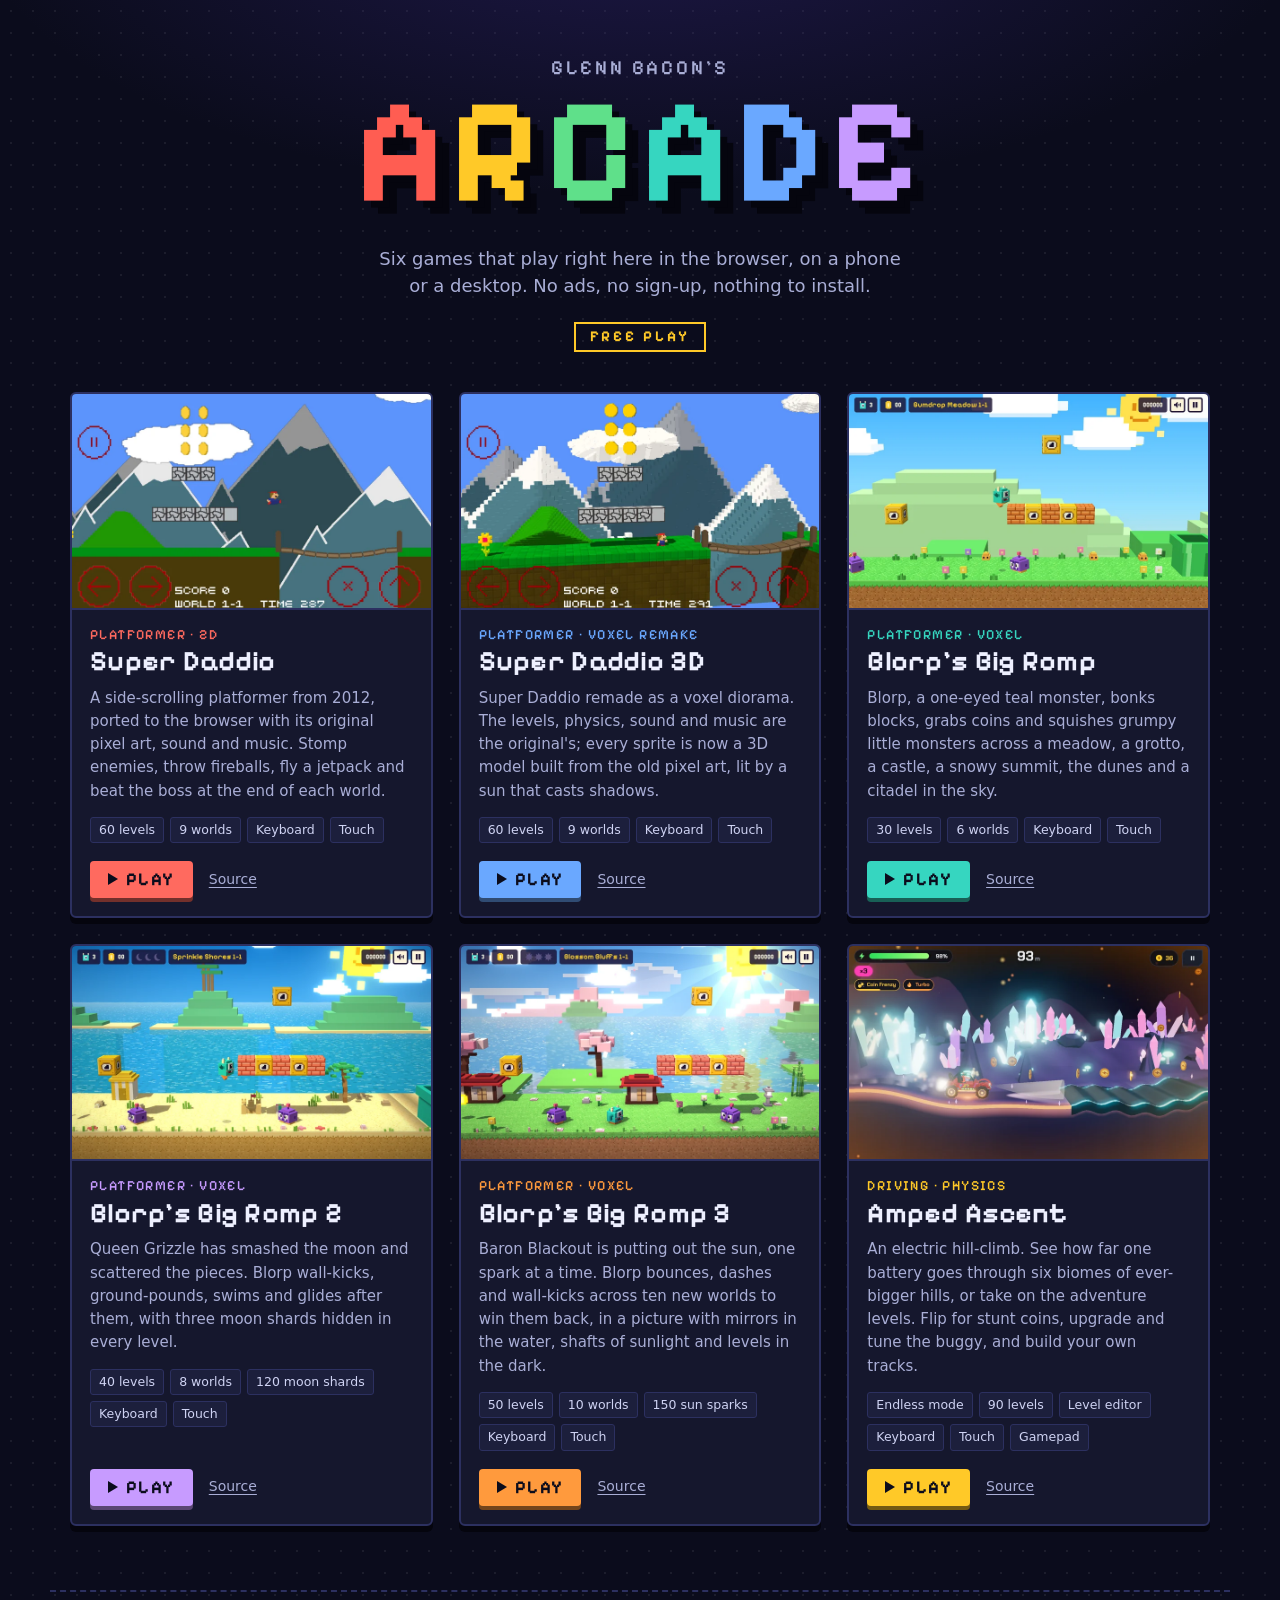
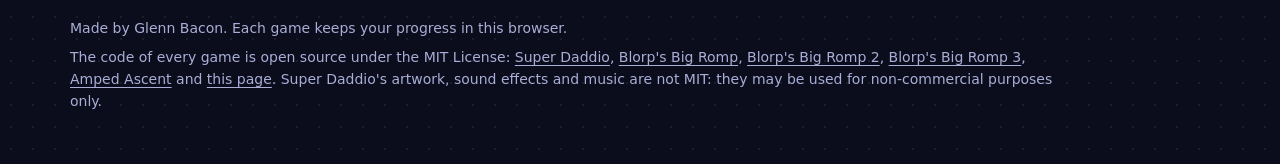
<file: index.html>
<!doctype html>
<html lang="en">
<head>
<meta charset="utf-8">
<meta name="viewport" content="width=device-width, initial-scale=1">
<title>Arcade — games by Glenn Bacon</title>
<meta name="description" content="Six games by Glenn Bacon that play in the browser, on a phone or a desktop: Super Daddio, Super Daddio 3D, Blorp's Big Romp, Blorp's Big Romp 2, Blorp's Big Romp 3 and Amped Ascent. Free, no ads, nothing to install.">
<meta name="theme-color" content="#0b0c1c">
<meta property="og:type" content="website">
<meta property="og:title" content="Arcade — games by Glenn Bacon">
<meta property="og:description" content="Six games that play in the browser, on a phone or a desktop. Free, no ads, nothing to install.">
<meta property="og:url" content="https://glennbacon.github.io/arcade/">
<meta property="og:image" content="https://glennbacon.github.io/arcade/assets/social.png">
<meta property="og:image:width" content="1200">
<meta property="og:image:height" content="630">
<meta name="twitter:card" content="summary_large_image">
<link rel="icon" href="data:image/svg+xml,%3Csvg xmlns='http://www.w3.org/2000/svg' viewBox='0 0 16 16' shape-rendering='crispEdges'%3E%3Crect width='16' height='16' fill='%230b0c1c'/%3E%3Crect x='7' y='5' width='2' height='6' fill='%23eef0ff'/%3E%3Crect x='6' y='2' width='4' height='4' fill='%23ff5d52'/%3E%3Crect x='3' y='11' width='10' height='3' fill='%23ffc928'/%3E%3C/svg%3E">
<link rel="preconnect" href="https://fonts.googleapis.com">
<link rel="preconnect" href="https://fonts.gstatic.com" crossorigin>
<link href="https://fonts.googleapis.com/css2?family=Pixelify+Sans:wght@500;700&display=swap" rel="stylesheet">
<style>
:root {
  --bg: #0b0c1c;
  --panel: #15172d;
  --panel-hi: #1c1f3c;
  --line: #2c3060;
  --text: #eef0ff;
  --muted: #a9aed6;
  --ink: #0b0c1c;
  --pixel: 'Pixelify Sans', ui-monospace, 'SFMono-Regular', Menlo, Consolas, monospace;
  --sans: system-ui, -apple-system, 'Segoe UI', Roboto, 'Helvetica Neue', Arial, sans-serif;
  color-scheme: dark;
}
*, *::before, *::after { box-sizing: border-box; }
html { -webkit-text-size-adjust: 100%; }
body {
  margin: 0;
  min-height: 100vh;
  background-color: var(--bg);
  background-image:
    radial-gradient(60rem 26rem at 50% -6rem, #3a2a8a66, transparent 70%),
    radial-gradient(#ffffff12 1px, transparent 1.5px);
  background-size: auto, 22px 22px;
  background-repeat: no-repeat, repeat;
  color: var(--text);
  font: 16px/1.55 var(--sans);
}
a { color: inherit; }
.wrap { width: min(1180px, 100%); margin-inline: auto; padding-inline: 20px; }
.sr-only { position: absolute; width: 1px; height: 1px; overflow: hidden; clip-path: inset(50%); white-space: nowrap; }

/* ---------- marquee ---------- */
header { padding: 56px 0 40px; text-align: center; }
.by { margin: 0 0 2px; font: 500 clamp(15px, 2.4vw, 20px)/1.2 var(--pixel); letter-spacing: .14em; text-transform: uppercase; color: var(--muted); }
h1 { margin: 0; font: 700 clamp(64px, 17vw, 148px)/.95 var(--pixel); letter-spacing: .04em; }
h1 b { display: inline-block; font-weight: inherit; text-shadow: .045em .045em 0 #05050e, .09em .09em 0 #05050e; }
h1 b:nth-child(1) { color: #ff5d52; }
h1 b:nth-child(2) { color: #ffc928; }
h1 b:nth-child(3) { color: #5fe08a; }
h1 b:nth-child(4) { color: #36d6c0; }
h1 b:nth-child(5) { color: #6aa8ff; }
h1 b:nth-child(6) { color: #c79bff; }
.lede { margin: 22px auto 0; max-width: 36rem; font-size: clamp(16px, 2.1vw, 18px); color: var(--muted); text-wrap: balance; }
.freeplay {
  display: inline-block; margin: 22px 0 0; padding: 5px 14px 6px;
  border: 2px solid currentColor; color: #ffc928;
  font: 700 15px/1 var(--pixel); letter-spacing: .2em;
  animation: blink 1.6s steps(1) infinite;
}
@keyframes blink { 60% { opacity: .25; } }

/* ---------- games ---------- */
.games { list-style: none; margin: 0; padding: 0 0 8px; display: grid; gap: 26px; grid-template-columns: repeat(6, 1fr); }
.game {
  --shadow: #05050e;
  grid-column: span 2;
  position: relative; display: flex; flex-direction: column;
  background: var(--panel);
  border: 2px solid var(--line); border-radius: 6px;
  box-shadow: 0 6px 0 #05050e;
  transition: transform .12s ease-out, box-shadow .12s ease-out, border-color .12s ease-out;
}
@supports (color: color-mix(in srgb, red, blue)) { .game { --shadow: color-mix(in srgb, var(--accent) 45%, #000); } }
.game:hover, .game:focus-within { transform: translateY(-4px); border-color: var(--accent); box-shadow: 0 10px 0 var(--shadow); }
.shot { display: block; aspect-ratio: 5 / 3; overflow: hidden; border-radius: 4px 4px 0 0; background: #05050e; border-bottom: 2px solid var(--line); }
.shot img { display: block; width: 100%; height: 100%; object-fit: cover; transition: transform .25s ease-out; }
.game:hover .shot img, .game:focus-within .shot img { transform: scale(1.04); }
.body { display: flex; flex-direction: column; flex: 1; padding: 16px 18px 18px; }
.kind { margin: 0 0 2px; font: 500 14px/1.3 var(--pixel); letter-spacing: .1em; text-transform: uppercase; color: var(--accent); }
h2 { margin: 0; font: 700 28px/1.1 var(--pixel); letter-spacing: .01em; }
.blurb { margin: 10px 0 0; color: var(--muted); font-size: 15px; }
.facts { list-style: none; margin: 14px 0 0; padding: 0; display: flex; flex-wrap: wrap; gap: 6px; }
.facts li { padding: 2px 8px 3px; border: 1px solid var(--line); border-radius: 3px; background: var(--panel-hi); font-size: 12.5px; color: #cfd3f3; white-space: nowrap; }
.actions { display: flex; align-items: center; gap: 16px; margin-top: auto; padding-top: 18px; }
.play {
  display: inline-flex; align-items: center; gap: 8px; padding: 9px 18px 10px;
  background: var(--accent); color: var(--ink); border-radius: 4px;
  box-shadow: 0 4px 0 var(--shadow);
  font: 700 18px/1 var(--pixel); letter-spacing: .08em; text-transform: uppercase; text-decoration: none;
}
.play::before { content: ''; border-left: 10px solid currentColor; border-block: 6px solid transparent; }
.play::after { content: ''; position: absolute; inset: 0; border-radius: 4px; }   /* the whole card plays the game */
.play:focus-visible { outline: none; }
.play:focus-visible::after { outline: 3px solid var(--accent); outline-offset: 4px; }
.source { position: relative; z-index: 1; font-size: 14px; color: var(--muted); text-underline-offset: 3px; }
.source:hover { color: var(--text); }
.source:focus-visible, footer a:focus-visible { outline: 2px solid var(--text); outline-offset: 3px; border-radius: 2px; }

/* ---------- footer ---------- */
footer { margin-top: 56px; padding: 26px 0 44px; border-top: 2px dashed var(--line); color: var(--muted); font-size: 14px; }
footer p { margin: 0 0 8px; max-width: 62rem; }
footer a { text-underline-offset: 3px; }
footer a:hover { color: var(--text); }

@media (max-width: 1000px) {
  .games { grid-template-columns: repeat(4, 1fr); }
}
@media (max-width: 660px) {
  header { padding: 40px 0 30px; }
  .games { grid-template-columns: 1fr; gap: 22px; }
  .game { grid-column: auto; }
}
@media (prefers-reduced-motion: reduce) {
  .freeplay { animation: none; }
  .game, .shot img { transition: none; }
  .game:hover, .game:focus-within { transform: none; }
  .game:hover .shot img, .game:focus-within .shot img { transform: none; }
}
</style>
</head>
<body>

<header class="wrap">
  <p class="by">Glenn Bacon's</p>
  <h1><span class="sr-only">Arcade</span><span aria-hidden="true"><b>A</b><b>R</b><b>C</b><b>A</b><b>D</b><b>E</b></span></h1>
  <p class="lede">Six games that play right here in the browser, on a phone or a desktop. No ads, no sign-up, nothing to install.</p>
  <p class="freeplay">FREE PLAY</p>
</header>

<main class="wrap">
  <ul class="games">

    <li class="game" style="--accent:#ff6a5f">
      <div class="shot"><img src="assets/super-daddio.webp" width="800" height="480" alt="Super Daddio: the hero runs past stone blocks under a cloud of coins, with snowy mountains behind."></div>
      <div class="body">
        <p class="kind">Platformer · 2D</p>
        <h2>Super Daddio</h2>
        <p class="blurb">A side-scrolling platformer from 2012, ported to the browser with its original pixel art, sound and music. Stomp enemies, throw fireballs, fly a jetpack and beat the boss at the end of each world.</p>
        <ul class="facts"><li>60 levels</li><li>9 worlds</li><li>Keyboard</li><li>Touch</li></ul>
        <div class="actions">
          <a class="play" href="super-daddio/">Play<span class="sr-only"> Super Daddio</span></a>
          <a class="source" href="https://github.com/glennbacon/superdaddio">Source<span class="sr-only"> of Super Daddio</span></a>
        </div>
      </div>
    </li>

    <li class="game" style="--accent:#6aa8ff">
      <div class="shot"><img src="assets/super-daddio-voxel.webp" width="800" height="480" alt="Super Daddio 3D: the same level as a voxel diorama, with blocky hills, clouds and mountains in depth."></div>
      <div class="body">
        <p class="kind">Platformer · voxel remake</p>
        <h2>Super Daddio 3D</h2>
        <p class="blurb">Super Daddio remade as a voxel diorama. The levels, physics, sound and music are the original's; every sprite is now a 3D model built from the old pixel art, lit by a sun that casts shadows.</p>
        <ul class="facts"><li>60 levels</li><li>9 worlds</li><li>Keyboard</li><li>Touch</li></ul>
        <div class="actions">
          <a class="play" href="super-daddio-voxel/">Play<span class="sr-only"> Super Daddio 3D</span></a>
          <a class="source" href="https://github.com/glennbacon/superdaddio/tree/main/voxel">Source<span class="sr-only"> of Super Daddio 3D</span></a>
        </div>
      </div>
    </li>

    <li class="game" style="--accent:#36d6c0">
      <div class="shot"><img src="assets/blorps-big-romp.webp" width="800" height="480" alt="Blorp's Big Romp: Blorp, a one-eyed teal monster, stands in a green meadow among eye-blocks, bricks and purple monsters."></div>
      <div class="body">
        <p class="kind">Platformer · voxel</p>
        <h2>Blorp's Big Romp</h2>
        <p class="blurb">Blorp, a one-eyed teal monster, bonks blocks, grabs coins and squishes grumpy little monsters across a meadow, a grotto, a castle, a snowy summit, the dunes and a citadel in the sky.</p>
        <ul class="facts"><li>30 levels</li><li>6 worlds</li><li>Keyboard</li><li>Touch</li></ul>
        <div class="actions">
          <a class="play" href="blorps-big-romp/">Play<span class="sr-only"> Blorp's Big Romp</span></a>
          <a class="source" href="https://github.com/glennbacon/blorps-big-romp">Source<span class="sr-only"> of Blorp's Big Romp</span></a>
        </div>
      </div>
    </li>

    <li class="game" style="--accent:#c79bff">
      <div class="shot"><img src="assets/blorps-big-romp-2.webp" width="800" height="480" alt="Blorp's Big Romp 2: Blorp on a sunny beach with palm trees, a blue sea and blocks to bonk."></div>
      <div class="body">
        <p class="kind">Platformer · voxel</p>
        <h2>Blorp's Big Romp 2</h2>
        <p class="blurb">Queen Grizzle has smashed the moon and scattered the pieces. Blorp wall-kicks, ground-pounds, swims and glides after them, with three moon shards hidden in every level.</p>
        <ul class="facts"><li>40 levels</li><li>8 worlds</li><li>120 moon shards</li><li>Keyboard</li><li>Touch</li></ul>
        <div class="actions">
          <a class="play" href="blorps-big-romp-2/">Play<span class="sr-only"> Blorp's Big Romp 2</span></a>
          <a class="source" href="https://github.com/glennbacon/blorps-big-romp2">Source<span class="sr-only"> of Blorp's Big Romp 2</span></a>
        </div>
      </div>
    </li>

    <li class="game" style="--accent:#ff9a3d">
      <div class="shot"><img src="assets/blorps-big-romp-3.webp" width="800" height="480" alt="Blorp's Big Romp 3: Blorp between two purple monsters in a garden of cherry trees and red-roofed tea houses, with clouds and islands mirrored in the water behind."></div>
      <div class="body">
        <p class="kind">Platformer · voxel</p>
        <h2>Blorp's Big Romp 3</h2>
        <p class="blurb">Baron Blackout is putting out the sun, one spark at a time. Blorp bounces, dashes and wall-kicks across ten new worlds to win them back, in a picture with mirrors in the water, shafts of sunlight and levels in the dark.</p>
        <ul class="facts"><li>50 levels</li><li>10 worlds</li><li>150 sun sparks</li><li>Keyboard</li><li>Touch</li></ul>
        <div class="actions">
          <a class="play" href="blorps-big-romp-3/">Play<span class="sr-only"> Blorp's Big Romp 3</span></a>
          <a class="source" href="https://github.com/glennbacon/blorps-big-romp3">Source<span class="sr-only"> of Blorp's Big Romp 3</span></a>
        </div>
      </div>
    </li>

    <li class="game" style="--accent:#ffc928">
      <div class="shot"><img src="assets/amped-ascent.webp" width="800" height="480" alt="Amped Ascent: a red electric buggy climbs a hill through a glowing crystal cavern, collecting coins."></div>
      <div class="body">
        <p class="kind">Driving · physics</p>
        <h2>Amped Ascent</h2>
        <p class="blurb">An electric hill-climb. See how far one battery goes through six biomes of ever-bigger hills, or take on the adventure levels. Flip for stunt coins, upgrade and tune the buggy, and build your own tracks.</p>
        <ul class="facts"><li>Endless mode</li><li>90 levels</li><li>Level editor</li><li>Keyboard</li><li>Touch</li><li>Gamepad</li></ul>
        <div class="actions">
          <a class="play" href="amped-ascent/">Play<span class="sr-only"> Amped Ascent</span></a>
          <a class="source" href="https://github.com/glennbacon/AmpedAscent">Source<span class="sr-only"> of Amped Ascent</span></a>
        </div>
      </div>
    </li>

  </ul>
</main>

<footer class="wrap">
  <p>Made by Glenn Bacon. Each game keeps your progress in this browser.</p>
  <p>The code of every game is open source under the MIT License: <a href="https://github.com/glennbacon/superdaddio">Super Daddio</a>, <a href="https://github.com/glennbacon/blorps-big-romp">Blorp's Big Romp</a>, <a href="https://github.com/glennbacon/blorps-big-romp2">Blorp's Big Romp 2</a>, <a href="https://github.com/glennbacon/blorps-big-romp3">Blorp's Big Romp 3</a>, <a href="https://github.com/glennbacon/AmpedAscent">Amped Ascent</a> and <a href="https://github.com/glennbacon/arcade">this page</a>. Super Daddio's artwork, sound effects and music are not MIT: they may be used for non-commercial purposes only.</p>
</footer>

</body>
</html>
</file>
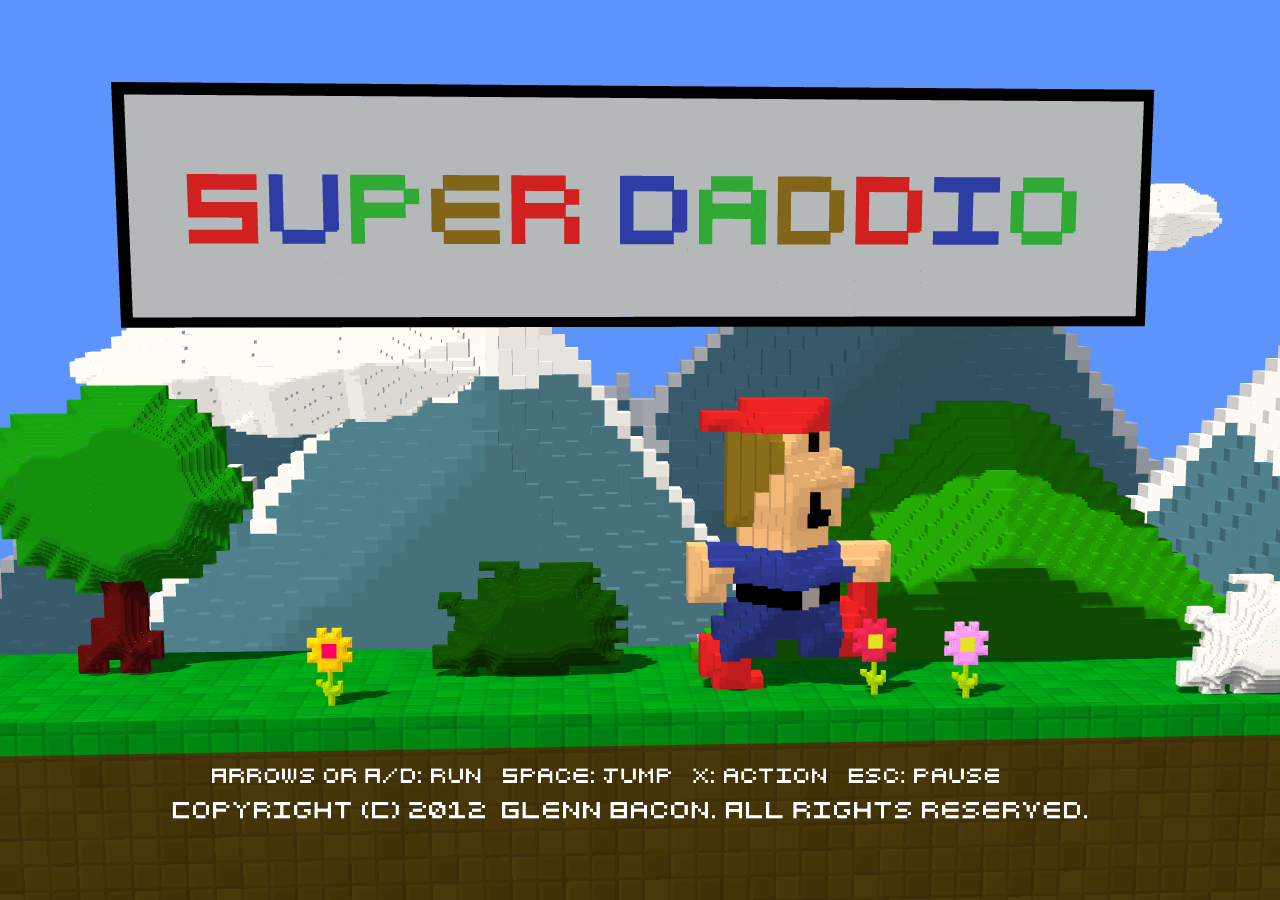
<file: super-daddio-voxel/index.html>
<!doctype html>
<html lang="en">
  <head>
    <meta charset="utf-8" />
    <meta name="viewport" content="width=device-width, initial-scale=1, maximum-scale=1, user-scalable=no" />
    <title>Super Daddio 3D</title>
    <link rel="icon" type="image/png" href="./favicon.png" />
    <style>
      html,
      body {
        margin: 0;
        height: 100%;
        background: #000;
        overflow: hidden;
      }
      #stage {
        position: fixed;
        inset: 0;
        display: flex;
        align-items: center;
        justify-content: center;
        touch-action: none;
        user-select: none;
        -webkit-user-select: none;
        -webkit-touch-callout: none;
        -webkit-tap-highlight-color: transparent;
      }
      #game {
        display: block;
        outline: none;
      }
      #rotate {
        display: none;
        position: fixed;
        left: 0;
        right: 0;
        bottom: 12%;
        text-align: center;
        color: #9a9a9a;
        font: 14px system-ui, sans-serif;
        pointer-events: none;
      }
      @media (orientation: portrait) and (max-width: 700px) {
        #rotate {
          display: block;
        }
      }
      #status {
        position: fixed;
        inset: 0;
        display: flex;
        align-items: center;
        justify-content: center;
        color: #fff;
        font: 16px system-ui, sans-serif;
        pointer-events: none;
      }
    </style>
    <script type="module" crossorigin src="./assets/game.js"></script>
  </head>
  <body>
    <div id="stage"><canvas id="game" width="800" height="480"></canvas></div>
    <div id="rotate">Turn your phone sideways for a bigger picture</div>
    <div id="status">Loading…</div>
  </body>
</html>
</file>
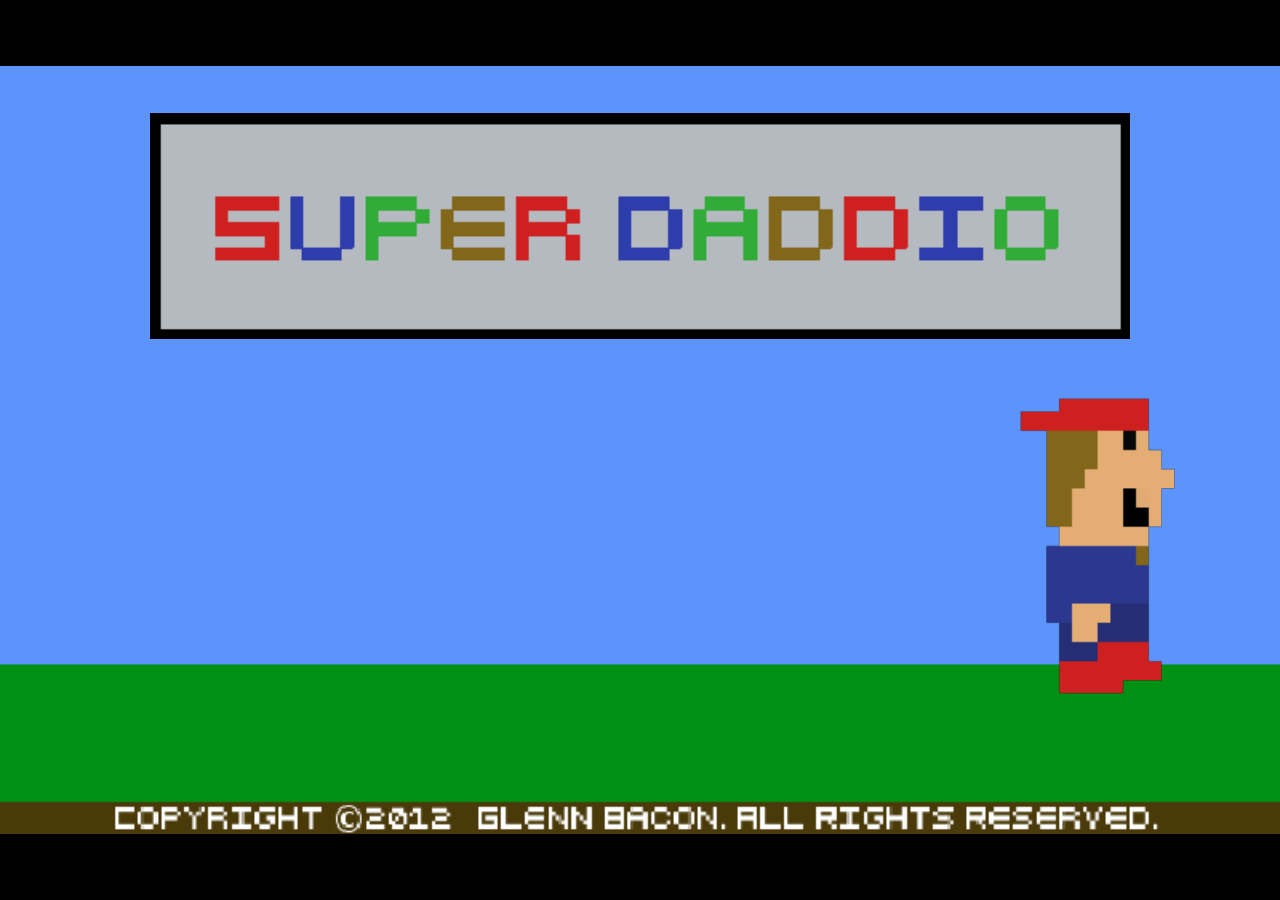
<file: super-daddio/index.html>
<!doctype html>
<html lang="en">
  <head>
    <meta charset="utf-8" />
    <meta name="viewport" content="width=device-width, initial-scale=1, maximum-scale=1, user-scalable=no, viewport-fit=cover" />
    <title>Super Daddio</title>
    <link rel="icon" type="image/png" href="./favicon.png" />
    <style>
      html,
      body {
        margin: 0;
        height: 100%;
        background: #000;
        overflow: hidden;
      }
      body {
        display: flex;
        align-items: center;
        justify-content: center;
      }
      #game {
        display: block;
        touch-action: none;
        user-select: none;
        -webkit-user-select: none;
        -webkit-touch-callout: none;
        outline: none;
      }
      #status {
        position: fixed;
        inset: 0;
        display: flex;
        align-items: center;
        justify-content: center;
        color: #fff;
        font: 16px system-ui, sans-serif;
        pointer-events: none;
      }
    </style>
    <script type="module" crossorigin src="./assets/index-Ce5pbzoe.js"></script>
  </head>
  <body>
    <canvas id="game" width="800" height="480"></canvas>
    <div id="status">Loading…</div>
  </body>
</html>
</file>
